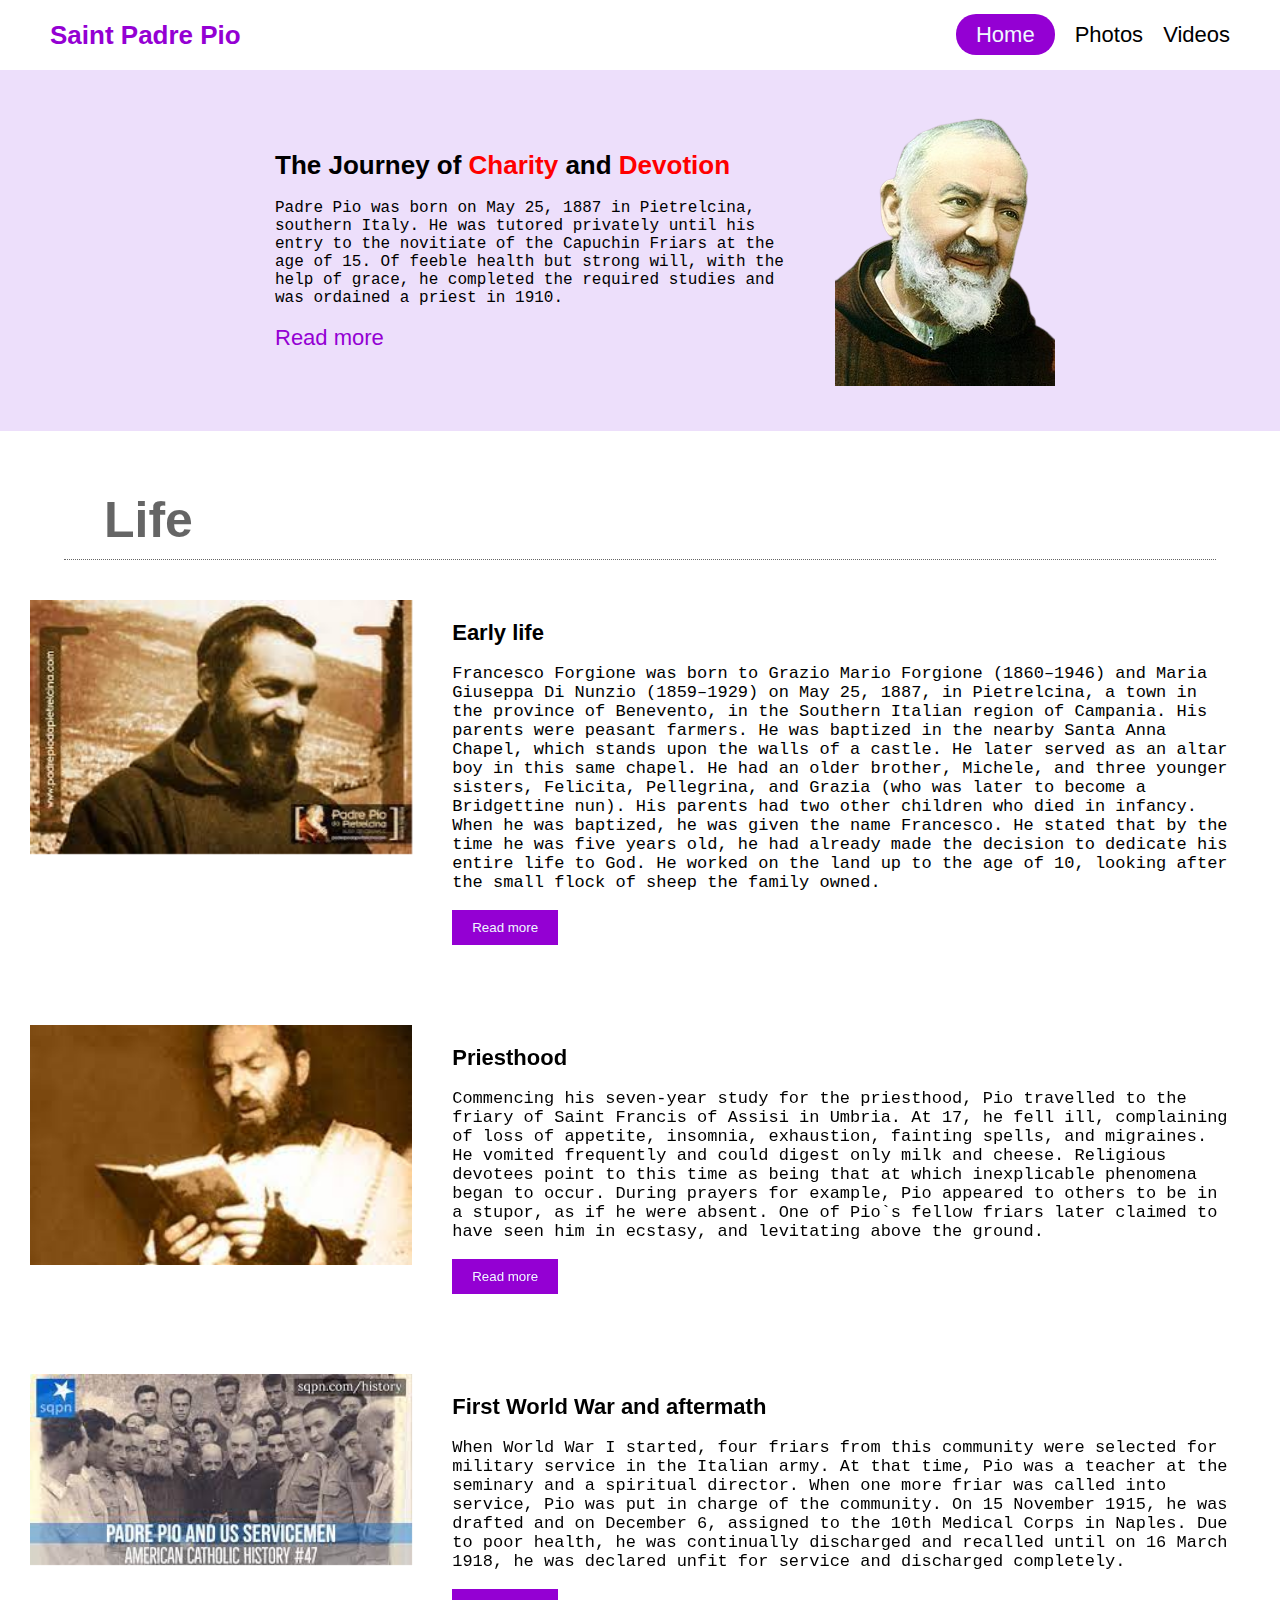
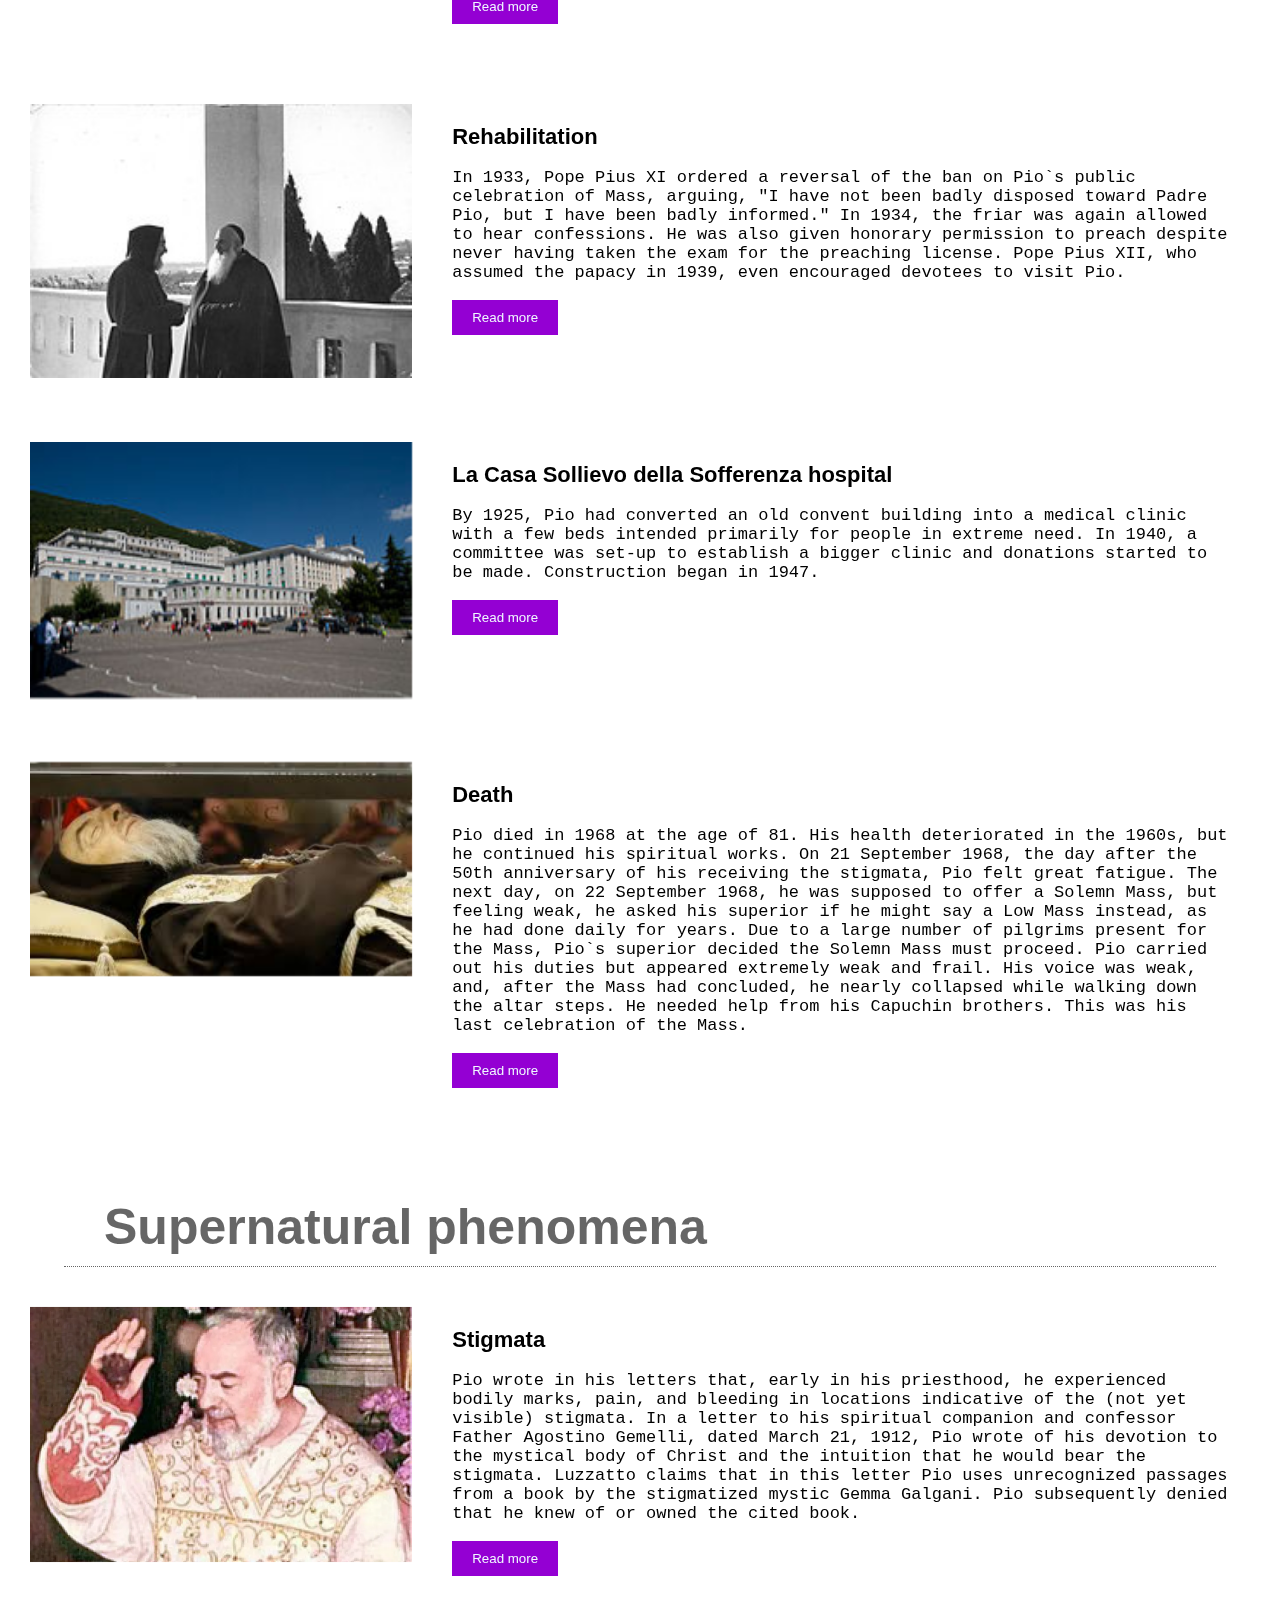
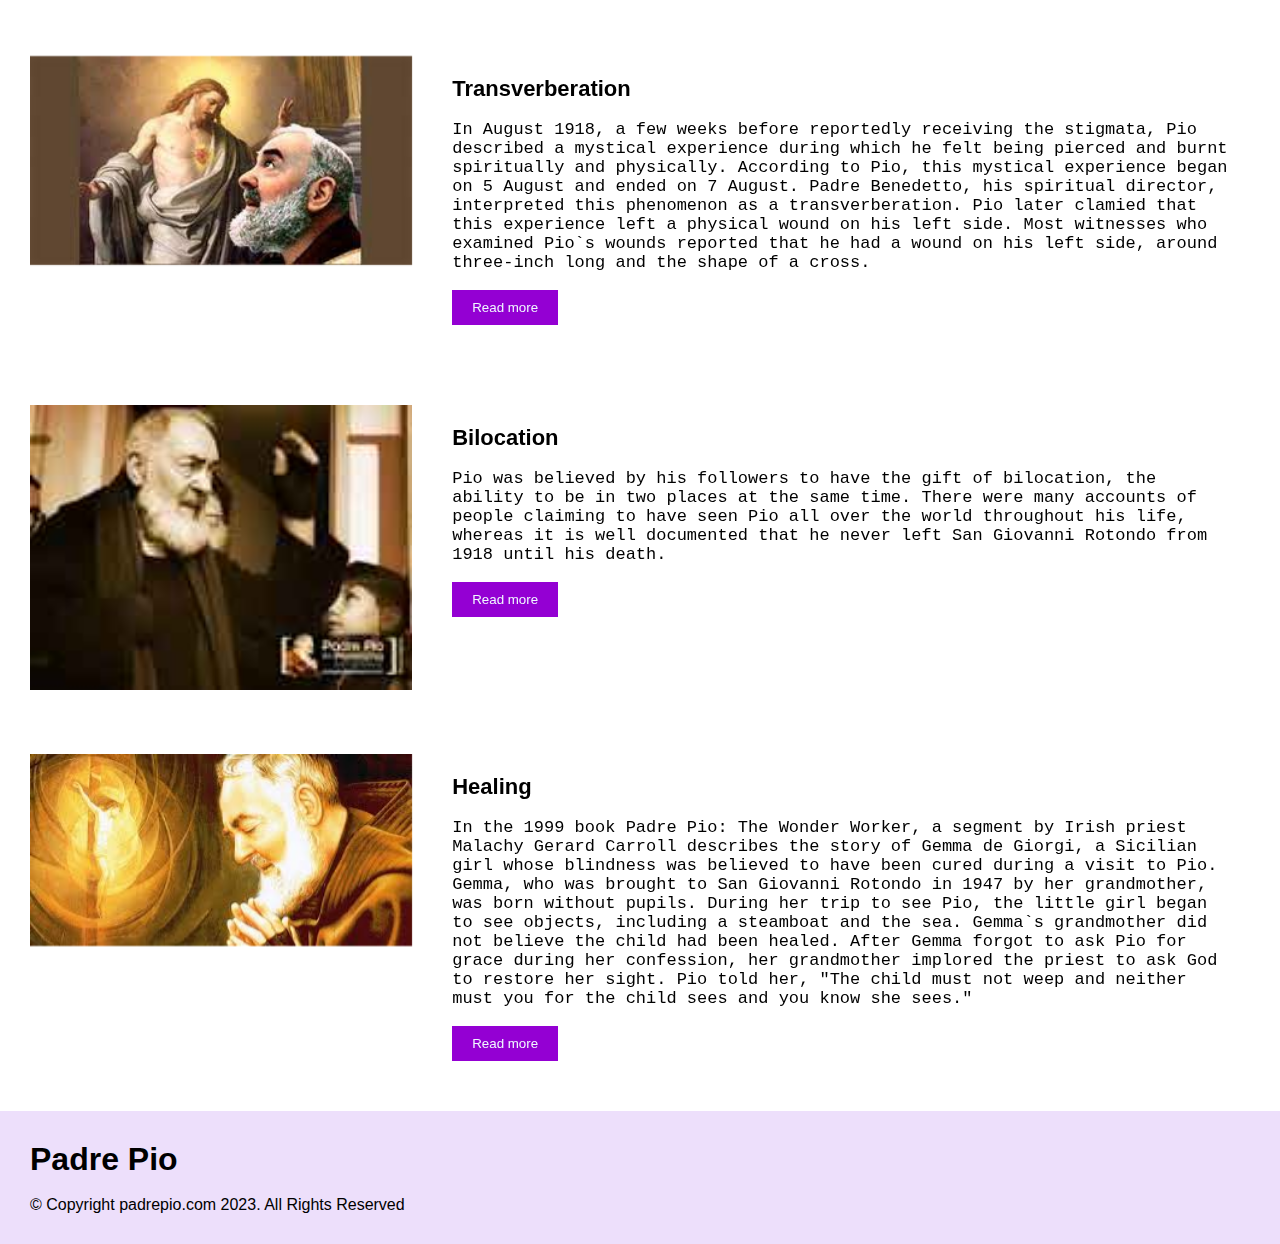
<file: index.html>
<!DOCTYPE html>
<html lang="en">
   <head>
      <meta charset="UTF-8" />
      <meta http-equiv="X-UA-Compatible" content="IE=edge" />
      <meta name="viewport" content="width=device-width, initial-scale=1.0" />
      <title>Home</title>
      <link rel="stylesheet" href="nav.css" />
      <link rel="stylesheet" href="index.css" />
   </head>
   <body>
      <nav>
         <ul class="brand">
            <h3>Saint Padre Pio</h3>
         </ul>
         <ul class="links">
            <li><a class="active" href="#">Home</a></li>
            <li><a href="photos.html">Photos</a></li>
            <li><a href="videos.html">Videos</a></li>
         </ul>
      </nav>

      <div class="display">
         <div class="d-left">
            <h2>
               The Journey of <strong>Charity</strong> and <strong>Devotion</strong>
            </h2>
            <br>
            <p>Padre Pio was born on May 25, 1887 in Pietrelcina, southern Italy. He was tutored privately until his entry to the novitiate of the Capuchin Friars at the age of 15. Of feeble health but strong will, with the help of grace, he completed the required studies and was ordained a priest in 1910.</p>
            <br>
            <a href="read.html">Read more</a>
         </div>
         <div class="d-right">
            <img src="pics/p3.png" />
         </div>
      </div>

      <div class="hr-styled">
         <h3>Life</h3>
      </div>

      <div id="life"></div>

      <div class="hr-styled">
         <h3>Supernatural phenomena</h3>
      </div>

      <div id="phenomena"></div>

      <div class="footer">
         <h1>Padre Pio</h1>
         <br />
         © Copyright padrepio.com 2023. All Rights Reserved
      </div>

      <script type="text/javascript" src="data.js"></script>
      <script type="text/javascript" src="script.js"></script>
   </body>
</html>
</file>
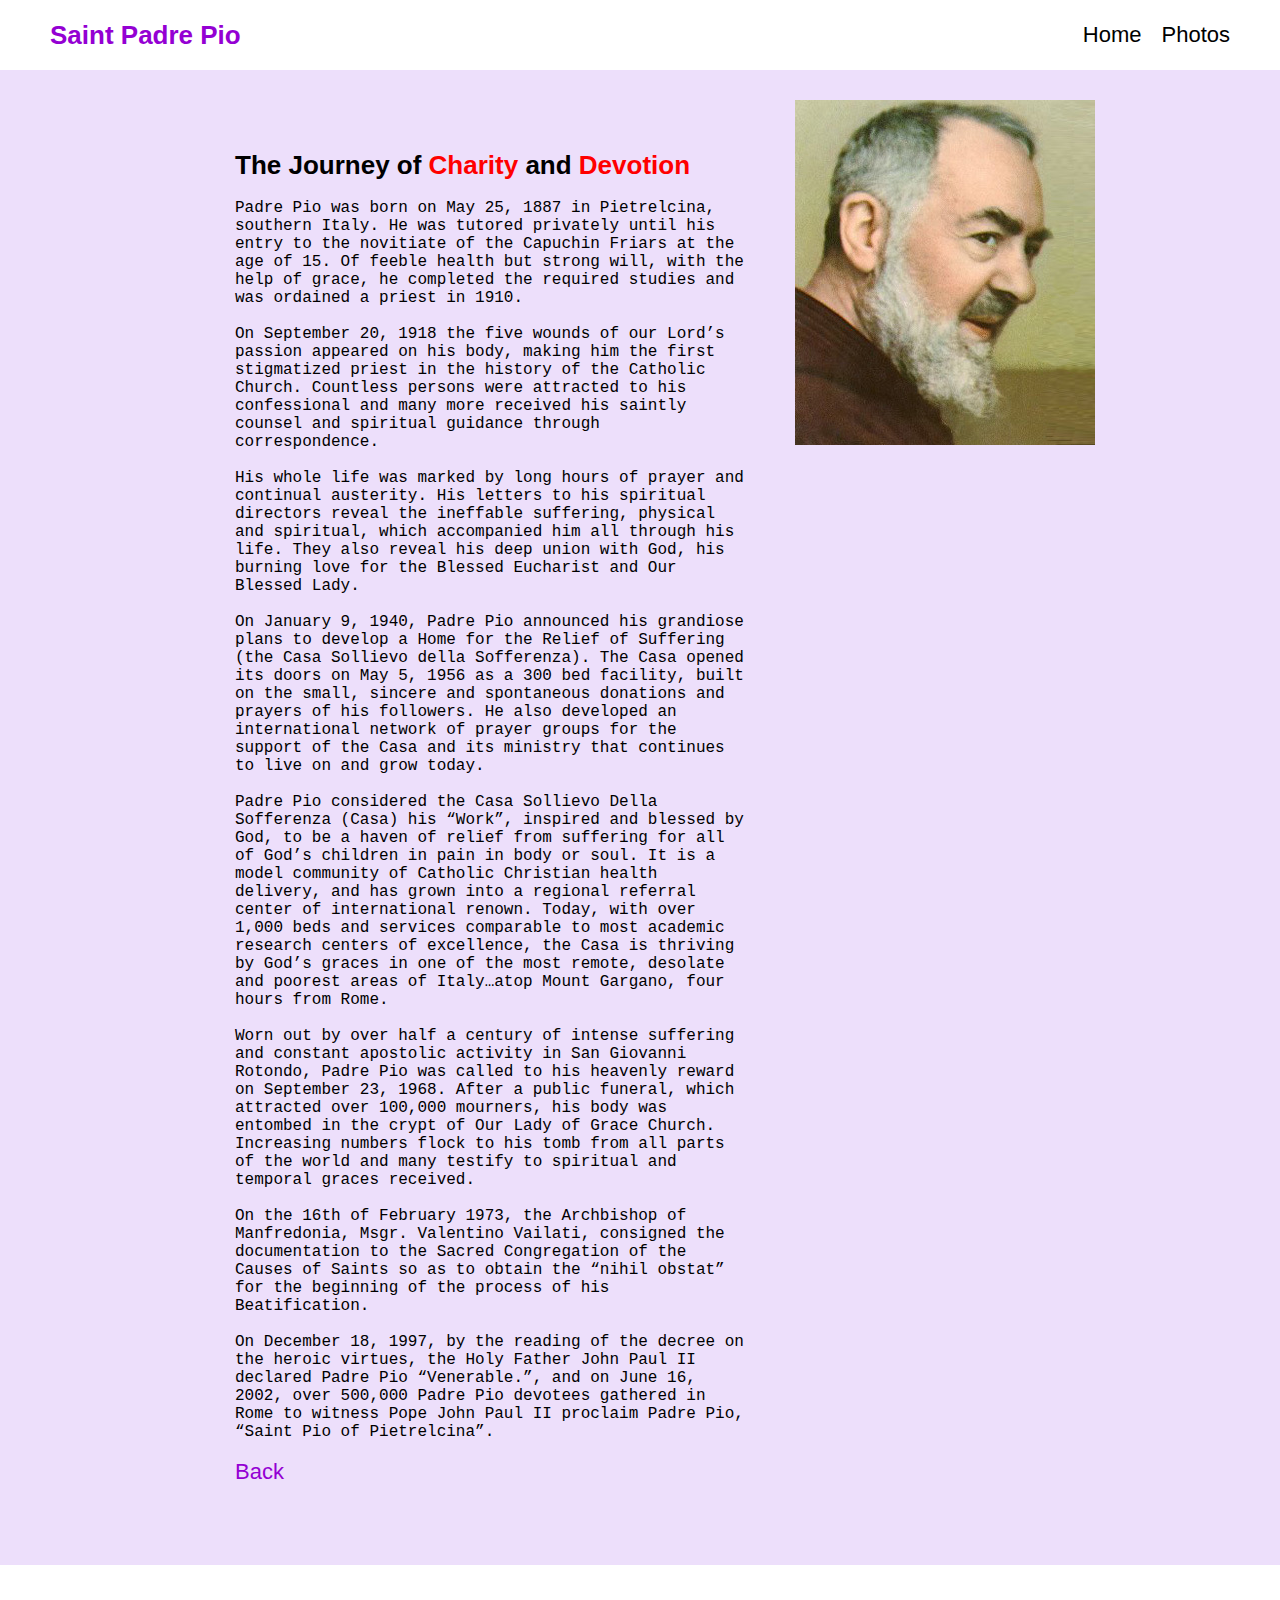
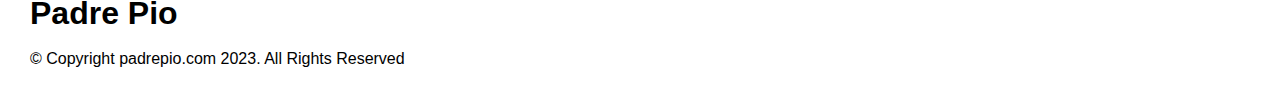
<file: read.html>
<!DOCTYPE html>
<html>
<head>
	<meta charset="utf-8">
	<meta name="viewport" content="width=device-width, initial-scale=1">
	<title>Saint Padre Pio</title>
    <link rel="stylesheet" href="nav.css" />
    <link rel="stylesheet" href="index.css" />
</head>
<body>
	  <nav>
         <ul class="brand">
            <h3>Saint Padre Pio</h3>
         </ul>
         <ul class="links">
            <li><a href="index.html">Home</a></li>
            <li><a href="photos.html">Photos</a></li>
         </ul>
      </nav>

      <div class="display" style="align-items: unset !important;">
         <div class="d-left">
            <h2>
               The Journey of <strong>Charity</strong> and <strong>Devotion</strong>
            </h2>
            <br>
            <p>Padre Pio was born on May 25, 1887 in Pietrelcina, southern Italy. He was tutored privately until his entry to the novitiate of the Capuchin Friars at the age of 15. Of feeble health but strong will, with the help of grace, he completed the required studies and was ordained a priest in 1910.</p>
            <br>
            <p>On September 20, 1918 the five wounds of our Lord’s passion appeared on his body, making him the first stigmatized priest in the history of the Catholic Church. Countless persons were attracted to his confessional and many more received his saintly counsel and spiritual guidance through correspondence.</p>
            <br>
            <p>His whole life was marked by long hours of prayer and continual austerity. His letters to his spiritual directors reveal the ineffable suffering, physical and spiritual, which accompanied him all through his life. They also reveal his deep union with God, his burning love for the Blessed Eucharist and Our Blessed Lady.</p>
            <br>
            <p>On January 9, 1940, Padre Pio announced his grandiose plans to develop a Home for the Relief of Suffering (the Casa Sollievo della Sofferenza). The Casa opened its doors on May 5, 1956 as a 300 bed facility, built on the small, sincere and spontaneous donations and prayers of his followers. He also developed an international network of prayer groups for the support of the Casa and its ministry that continues to live on and grow today.</p>
            <br>
            <p>Padre Pio considered the Casa Sollievo Della Sofferenza (Casa) his “Work”, inspired and blessed by God, to be a haven of relief from suffering for all of God’s children in pain in body or soul. It is a model community of Catholic Christian health delivery, and has grown into a regional referral center of international renown. Today, with over 1,000 beds and services comparable to most academic research centers of excellence, the Casa is thriving by God’s graces in one of the most remote, desolate and poorest areas of Italy…atop Mount Gargano, four hours from Rome.</p>
            <br>
            <p>Worn out by over half a century of intense suffering and constant apostolic activity in San Giovanni Rotondo, Padre Pio was called to his heavenly reward on September 23, 1968. After a public funeral, which attracted over 100,000 mourners, his body was entombed in the crypt of Our Lady of Grace Church. Increasing numbers flock to his tomb from all parts of the world and many testify to spiritual and temporal graces received.</p>
            <br>
            <p>On the 16th of February 1973, the Archbishop of Manfredonia, Msgr. Valentino Vailati, consigned the documentation to the Sacred Congregation of the Causes of Saints so as to obtain the “nihil obstat” for the beginning of the process of his Beatification.</p>
            <br>
            <p>On December 18, 1997, by the reading of the decree on the heroic virtues, the Holy Father John Paul II declared Padre Pio “Venerable.”, and on June 16, 2002, over 500,000 Padre Pio devotees gathered in Rome to witness Pope John Paul II proclaim Padre Pio, “Saint Pio of Pietrelcina”.</p>
            <br>
            <a href="index.html">Back</a>
         </div>
         <div class="d-right r-right">
            <img src="pics/read.jpg" />
         </div>
      </div>

      <div class="footer" style="background: white;">
         <h1>Padre Pio</h1>
         <br />
         © Copyright padrepio.com 2023. All Rights Reserved
      </div>
</body>
</html>
</file>
<file: nav.css>
* {
   box-sizing: border-box;
   padding: 0;
   margin: 0;
}
body {
   width: 100%;
   height: 100%;
   font-family: Arial, Helvetica, sans-serif;
}
nav {
   width: 100%;
   height: 70px;
   display: flex;
   align-items: center;
   position: sticky;
   top: 0;
   background-color: white;
   z-index: 100;
}
.brand {
   position: absolute;
   left: 50px;
}
.brand h3 {
   font-size: 26px;
   color: darkviolet;
}
.links {
   position: absolute;
   right: 50px;
   list-style: none;
   display: flex;
   gap: 20px;
}
.links a {
   color: black;
   text-decoration: none;
   font-size: 22px;
}
.links a:hover {
   color: darkviolet;
}
.links .active {
   border-radius: 20px;
   background-color: darkviolet;
   padding: 8px 20px;
   color: aliceblue;
}
.links .active:hover{
   color: aliceblue;
}
.footer {
   width: 100%;
   padding: 30px;
   background-color: rgba(137, 43, 226, 0.151);
}
</file>
<file: index.css>
.display {
   width: 100%;
   padding: 30px;
   display: flex;
   align-items: center;
   background-color: rgba(137, 43, 226, 0.151);
   justify-content: center;
}
.display .d-left {
   width: 50%;
   height: auto;
   padding: 50px;
}
.display .d-left h2 {
   font-size: 26px;
}
.display .d-left p {
   font-family: Courier;
}
.display .d-left a {
   font-size: 22px;
   color: darkviolet;
   text-decoration: none;
}
.display .d-right {
   width: auto;
   height: 100%;
}
.display .d-right img {
   width: 100%;
   height: auto;
}
strong {
   color: red;
}

.r-right{
   position: sticky;
   top: 85px;
}

.display2 {
   width: 100%;
   padding: 30px;
   display: flex;
   gap: 20px;
   position: relative;
}
.display2 .d-left {
   width: 400px;
   height: 100%;
   position: sticky;
   top: 60px;
}
.display2 .d-left img {
   width: 100%;
   height: 100%;
   max-height: 300px;
}
.display2 .d-right {
   width: 70%;
   height: auto;
   padding: 20px;
}
.display2 .d-right h2 {
   font-size: 22px;
}
.display2 .d-right p {
   font-family: Courier;
   font-size: 17px;
}
strong {
   color: red;
}
.display2 .d-right button {
   outline: none;
   border: none;
   padding: 10px 20px;
   background-color: darkviolet;
   color: aliceblue;
   cursor: pointer;
}
.display2 .d-right button:hover {
   box-shadow: 0 0 3px 0 black;
}

.hr-styled{
   width: 90%;
   height: auto;
   padding: 10px;
   border-bottom: 1px dotted black;
   margin: 50px auto 10px auto;
   opacity: 0.60;
}
.hr-styled h3{
   font-size: 50px;
   padding-left: 30px;
}
</file>
